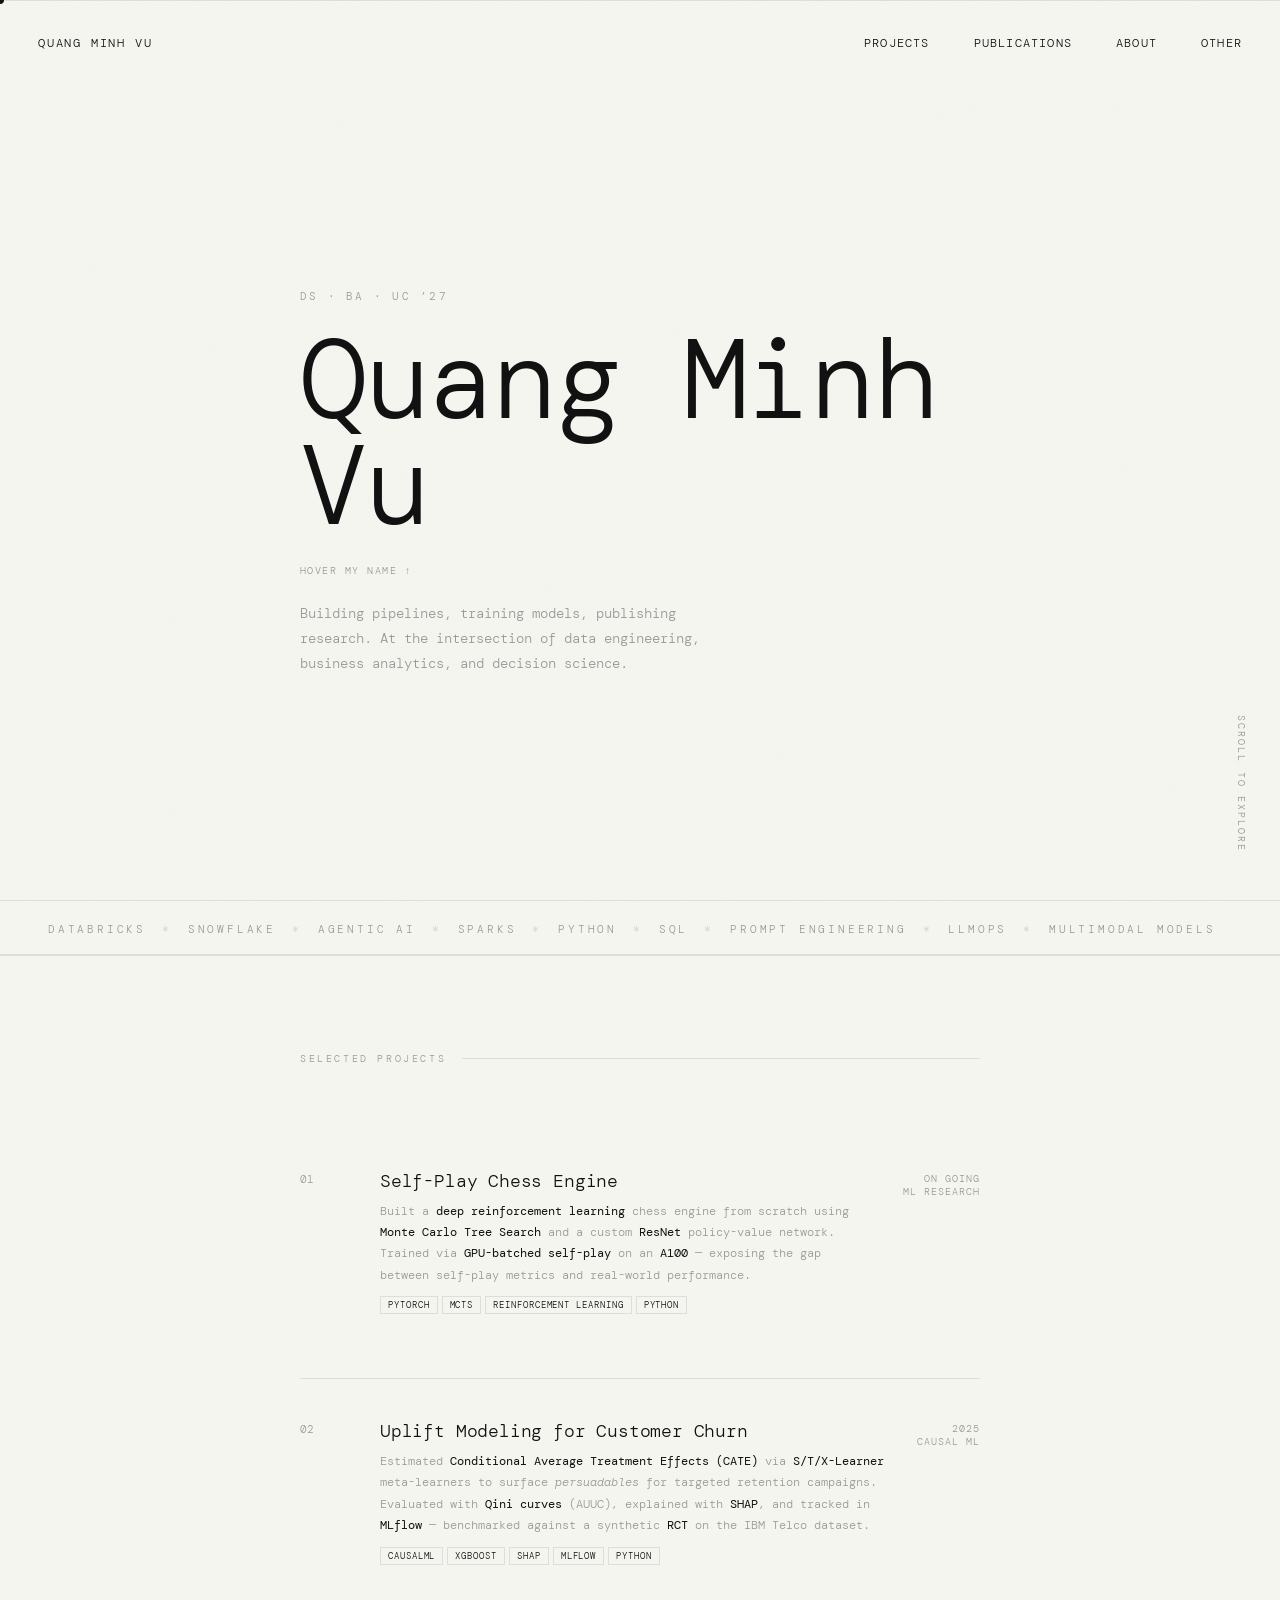
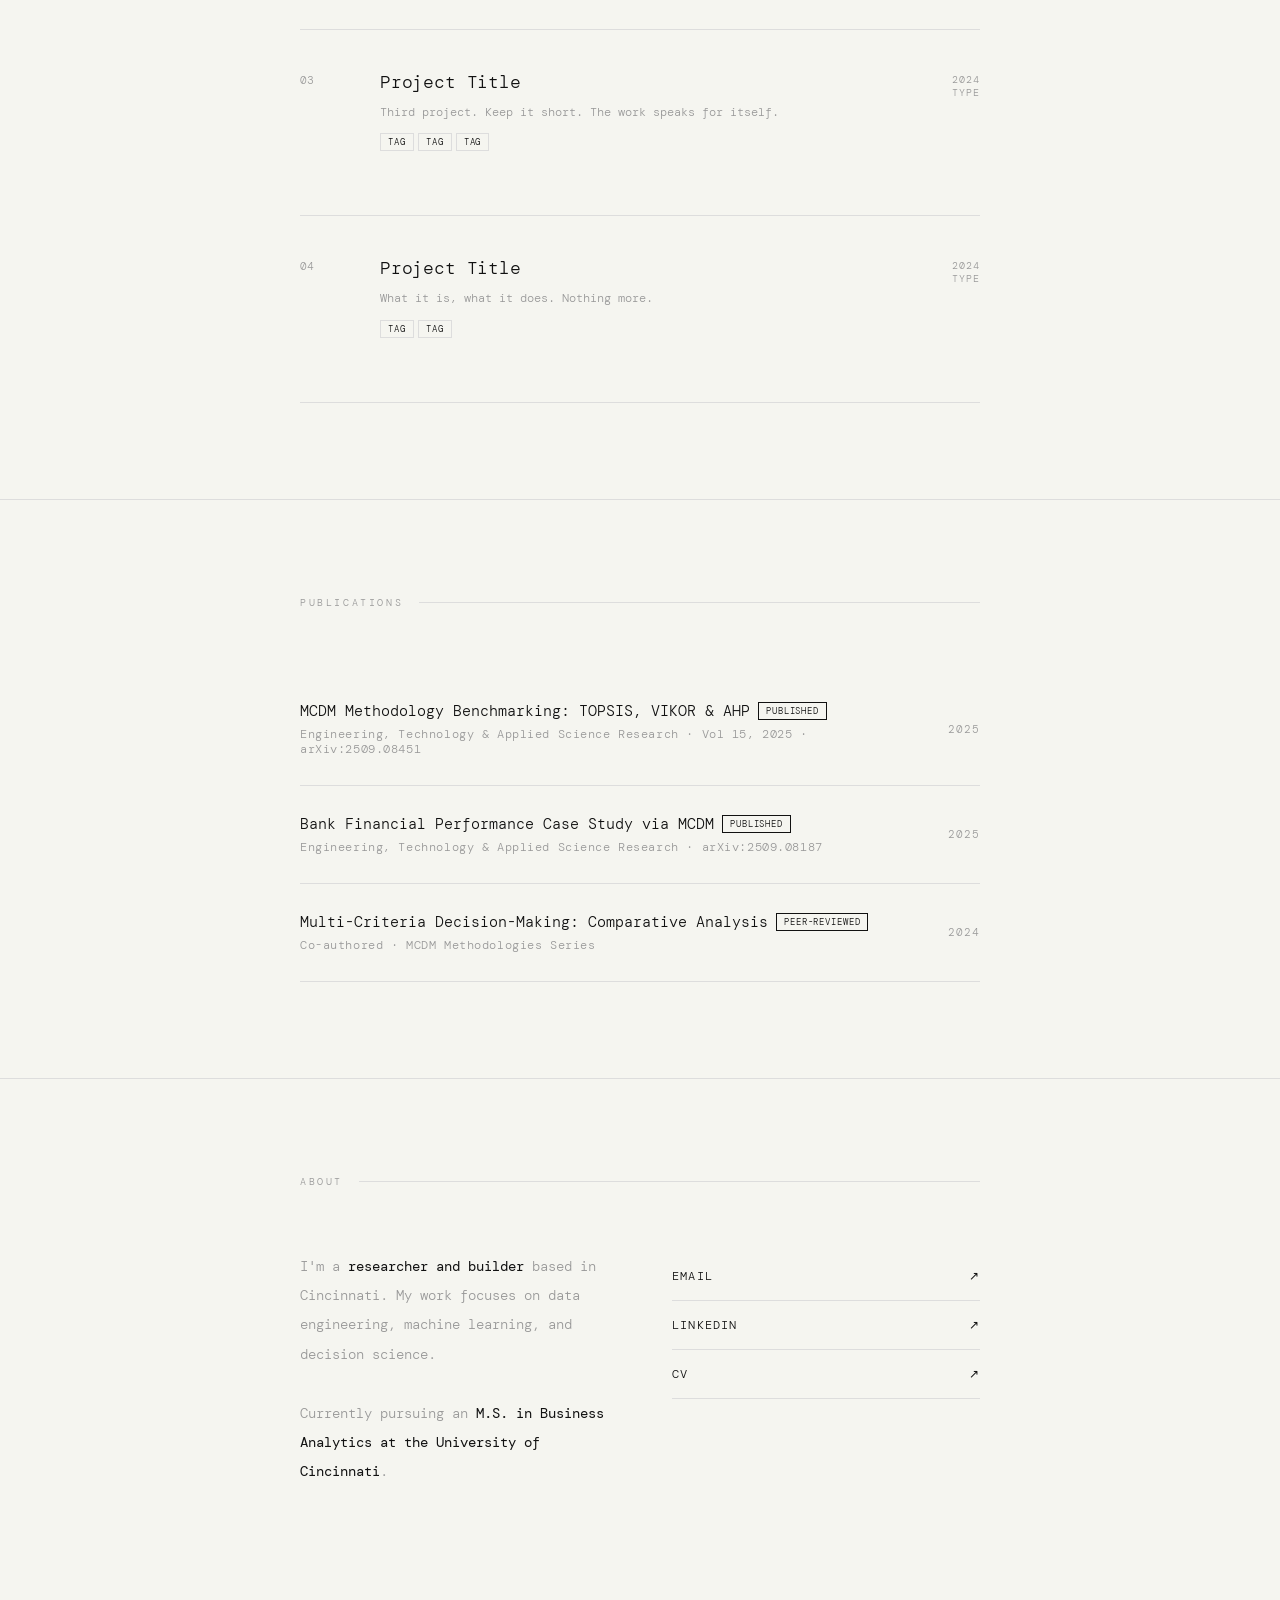
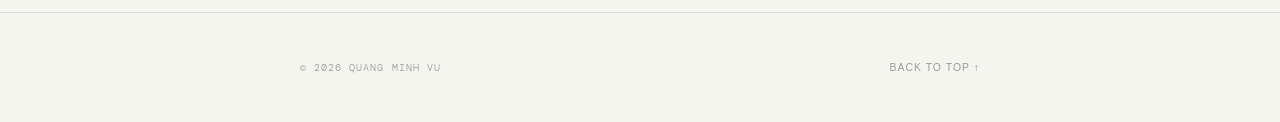
<file: index.html>
<!DOCTYPE html>
<html lang="en">
<head>
<meta charset="UTF-8">
<meta name="viewport" content="width=device-width, initial-scale=1.0">
<title>Quang Minh Vu</title>
<link href="https://fonts.googleapis.com/css2?family=DM+Mono:wght@300;400&display=swap" rel="stylesheet">
<link rel="stylesheet" href="style.css">
<link rel="icon" type="image/svg+xml" href="favicon.svg">
<link rel="apple-touch-icon" href="apple-touch-icon.png">
</head>
<body>

<div class="progress-line" id="progress"></div>
<div class="cursor" id="cursor"></div>
<div class="cursor-trail" id="trail"></div>

<nav>
  <span class="nav-name" id="navName"><span class="nav-name-full">Quang Minh Vu</span><span class="nav-name-short">QMV</span></span>
  <div class="nav-links">
    <a href="#projects">Projects</a>
    <a href="#publications">Publications</a>
    <a href="#about">About</a>
    <a href="other.html">Other</a>
  </div>
</nav>

<!-- HERO -->
<section class="hero" id="hero">
  <div class="hero-inner">
    <span class="hero-label">DS &middot; BA &middot; UC &rsquo;27</span>
    <h1 class="hero-title">
      <span class="name-block"><span class="name-first" id="nameFirst">Quang&nbsp;Minh</span></span>
      <span class="name-block"><span class="name-last" id="nameLast">Vu</span></span>
    </h1>
    <span class="name-hint" id="nameHint"></span>
    <p class="hero-desc">
      Building pipelines, training models, publishing research.
      At the intersection of data engineering, business analytics, and decision science.
    </p>
  </div>
  <span class="hero-counter">SCROLL TO EXPLORE</span>
</section>

<div class="ticker-wrap">
  <div class="ticker-inner">
    <span class="ticker-item">Databricks<span>*</span>SnowFlake<span>*</span>Agentic AI<span>*</span>Sparks<span>*</span>Python<span>*</span>SQL<span>*</span>Prompt Engineering<span>*</span>LLMOps<span>*</span>Multimodal Models</span>
    <span class="ticker-item">Databricks<span>*</span>SnowFlake<span>*</span>Agentic AI<span>*</span>Sparks<span>*</span>Python<span>*</span>SQL<span>*</span>Prompt Engineering<span>*</span>LLMOps<span>*</span>Multimodal Models</span>
  </div>
</div>

<!-- PROJECTS -->
<section id="projects">
  <div class="section-inner">
    <div class="section-label reveal">Selected Projects</div>
    <div class="project-list">

      <a href="https://github.com/vqMnh/chess-engine" class="project-item">
        <span class="project-num">01</span>
        <div>
          <div class="project-title">Self-Play Chess Engine</div>
          <div class="project-desc">Built a <strong>deep reinforcement learning</strong> chess engine from scratch using <strong>Monte Carlo Tree Search</strong> and a custom <strong>ResNet</strong> policy-value network. Trained via <strong>GPU-batched self-play</strong> on an <strong>A100</strong> — exposing the gap between self-play metrics and real-world performance.</div>
          <div><span class="project-tag">PyTorch</span><span class="project-tag">MCTS</span><span class="project-tag">Reinforcement Learning</span><span class="project-tag">Python</span></div>
          <span class="project-arrow">→</span>
        </div>
        <div class="project-meta">On Going<br>ML Research</div>
      </a>

      <a href="https://github.com/vqMnh/uplift-churn" class="project-item">
        <span class="project-num">02</span>
        <div>
          <div class="project-title">Uplift Modeling for Customer Churn</div>
          <div class="project-desc">Estimated <strong>Conditional Average Treatment Effects (CATE)</strong> via <strong>S/T/X-Learner</strong> meta-learners to surface <em>persuadables</em> for targeted retention campaigns. Evaluated with <strong>Qini curves</strong> (AUUC), explained with <strong>SHAP</strong>, and tracked in <strong>MLflow</strong> — benchmarked against a synthetic <strong>RCT</strong> on the IBM Telco dataset.</div>
          <div><span class="project-tag">CausalML</span><span class="project-tag">XGBoost</span><span class="project-tag">SHAP</span><span class="project-tag">MLflow</span><span class="project-tag">Python</span></div>
          <span class="project-arrow">→</span>
        </div>
        <div class="project-meta">2025<br>Causal ML</div>
      </a>

      <a href="#" class="project-item">
        <span class="project-num">03</span>
        <div>
          <div class="project-title">Project Title</div>
          <div class="project-desc">Third project. Keep it short. The work speaks for itself.</div>
          <div><span class="project-tag">Tag</span><span class="project-tag">Tag</span><span class="project-tag">Tag</span></div>
          <span class="project-arrow">→</span>
        </div>
        <div class="project-meta">2024<br>Type</div>
      </a>

      <a href="#" class="project-item">
        <span class="project-num">04</span>
        <div>
          <div class="project-title">Project Title</div>
          <div class="project-desc">What it is, what it does. Nothing more.</div>
          <div><span class="project-tag">Tag</span><span class="project-tag">Tag</span></div>
          <span class="project-arrow">→</span>
        </div>
        <div class="project-meta">2024<br>Type</div>
      </a>

    </div>
  </div>
</section>

<!-- PUBLICATIONS -->
<section id="publications">
  <div class="section-inner">
    <div class="section-label reveal">Publications</div>
    <div class="pub-list">

      <a href="https://arxiv.org/abs/2509.08451" target="_blank" class="pub-item">
        <div>
          <div class="pub-title">MCDM Methodology Benchmarking: TOPSIS, VIKOR &amp; AHP<span class="pub-badge">Published</span></div>
          <div class="pub-venue">Engineering, Technology &amp; Applied Science Research &middot; Vol 15, 2025 &middot; arXiv:2509.08451</div>
        </div>
        <div class="pub-year">2025</div>
      </a>

      <a href="https://arxiv.org/abs/2509.08187" target="_blank" class="pub-item">
        <div>
          <div class="pub-title">Bank Financial Performance Case Study via MCDM<span class="pub-badge">Published</span></div>
          <div class="pub-venue">Engineering, Technology &amp; Applied Science Research &middot; arXiv:2509.08187</div>
        </div>
        <div class="pub-year">2025</div>
      </a>

      <a href="#" class="pub-item">
        <div>
          <div class="pub-title">Multi-Criteria Decision-Making: Comparative Analysis<span class="pub-badge">Peer-reviewed</span></div>
          <div class="pub-venue">Co-authored &middot; MCDM Methodologies Series</div>
        </div>
        <div class="pub-year">2024</div>
      </a>

    </div>
  </div>
</section>

<!-- ABOUT -->
<section id="about">
  <div class="section-inner">
    <div class="section-label reveal">About</div>
    <div class="about-grid reveal">
      <p class="about-text">
        I'm a <strong>researcher and builder</strong> based in Cincinnati.
        My work focuses on data engineering, machine learning, and decision science.<br><br>
        Currently pursuing an <strong>M.S. in Business Analytics at the University of Cincinnati</strong>.<br><br>
      </p>
      <div class="about-links">
        <a href="#" class="about-link magnetic"><span>Email</span><span>↗</span></a>
        <a href="#" class="about-link magnetic"><span>LinkedIn</span><span>↗</span></a>
        <a href="#" class="about-link magnetic"><span>CV</span><span>↗</span></a>
      </div>
    </div>
  </div>
</section>

<footer>
  <div class="footer-inner">
    <span class="footer-copy">&copy; 2026 Quang Minh Vu</span>
    <button class="footer-scroll" onclick="window.scrollTo({top:0,behavior:'smooth'})">Back to top ↑</button>
  </div>
</footer>

<script src="main.js"></script>
</body>
</html>
</file>
<file: style.css>
*, *::before, *::after { margin: 0; padding: 0; box-sizing: border-box; }
:root { --bg: #f5f5f0; --text: #111; --muted: #999; --line: #ddd; --px: 2rem; }
html { font-size: 16px; }
body { background: var(--bg); color: var(--text); font-family: 'DM Mono', monospace; font-weight: 300; overflow-x: hidden; cursor: none; }

/* CURSOR */
.cursor { position: fixed; width: 8px; height: 8px; background: var(--text); border-radius: 50%; pointer-events: none; z-index: 9999; transform: translate(-50%, -50%); transition: width 0.3s, height 0.3s, background 0.3s; }
.cursor.hover { width: 40px; height: 40px; background: transparent; border: 1px solid var(--text); }
.cursor-trail { position: fixed; width: 4px; height: 4px; background: var(--muted); border-radius: 50%; pointer-events: none; z-index: 9998; transform: translate(-50%, -50%); transition: left 0.15s ease, top 0.15s ease; }

/* NOISE */
body::before { content: ''; position: fixed; inset: 0; background-image: url("data:image/svg+xml,%3Csvg viewBox='0 0 256 256' xmlns='http://www.w3.org/2000/svg'%3E%3Cfilter id='noise'%3E%3CfeTurbulence type='fractalNoise' baseFrequency='0.9' numOctaves='4' stitchTiles='stitch'/%3E%3C/filter%3E%3Crect width='100%25' height='100%25' filter='url(%23noise)' opacity='0.03'/%3E%3C/svg%3E"); pointer-events: none; z-index: 1000; opacity: 0.4; }

/* PROGRESS */
.progress-line { position: fixed; top: 0; left: 0; height: 1px; background: var(--text); width: 0%; z-index: 200; }

/* NAV */
nav { position: fixed; top: 0; left: 0; right: 0; z-index: 100; padding: 2rem var(--px); display: flex; justify-content: space-between; align-items: center; animation: nav-enter 1.2s cubic-bezier(0.16,1,0.3,1) forwards; opacity: 0; }
@keyframes nav-enter { from { opacity: 0; transform: translateY(-20px); } to { opacity: 1; transform: translateY(0); } }
.nav-name { font-size: 0.75rem; letter-spacing: 0.15em; text-transform: uppercase; background: var(--bg); padding: 3px 6px; }
.nav-name-short { display: none; }
.nav-links { display: flex; gap: 2rem; }
.nav-links a { font-size: 0.75rem; letter-spacing: 0.1em; text-transform: uppercase; text-decoration: none; color: var(--text); position: relative; background: var(--bg); padding: 3px 6px; }
.nav-links a::after { content: ''; position: absolute; bottom: -2px; left: 0; width: 0; height: 1px; background: var(--text); transition: width 0.4s cubic-bezier(0.16,1,0.3,1); }
.nav-links a:hover::after { width: 100%; }

/* HERO */
.hero { min-height: 100vh; display: flex; align-items: center; padding: 8rem var(--px) 4rem; position: relative; overflow: hidden; }
.hero-inner { max-width: 680px; margin: 0 auto; width: 100%; }
.hero-label { font-size: 0.7rem; letter-spacing: 0.2em; text-transform: uppercase; color: var(--muted); display: block; margin-bottom: 1.5rem; opacity: 0; animation: fade-up 0.8s 0.3s cubic-bezier(0.16,1,0.3,1) forwards; }

.hero-title { font-size: clamp(3rem, 10vw, 7rem); font-weight: 300; line-height: 0.95; letter-spacing: -0.03em; margin-bottom: 1.5rem; }
.name-block { display: block; overflow: hidden; padding-bottom: 0.15em; margin-bottom: -0.15em; }
.name-first { opacity: 0; transform: translateY(110%); animation: word-in 1s 0.5s cubic-bezier(0.16,1,0.3,1) forwards; display: inline-block; cursor: default; }
.name-last { opacity: 0; transform: translateY(110%); animation: word-in 1s 0.75s cubic-bezier(0.16,1,0.3,1) forwards; display: inline-block; cursor: default; }

@keyframes word-in { to { opacity: 1; transform: translateY(0); } }
@keyframes fade-up { from { opacity: 0; transform: translateY(12px); } to { opacity: 1; transform: translateY(0); } }

.name-hint { font-size: 0.62rem; letter-spacing: 0.15em; text-transform: uppercase; color: var(--muted); margin-bottom: 1.5rem; display: block; opacity: 0; animation: fade-up 0.8s 1.4s cubic-bezier(0.16,1,0.3,1) forwards; transition: opacity 0.5s; }
.name-hint.gone { opacity: 0 !important; pointer-events: none; }

.hero-desc { font-size: 0.875rem; line-height: 1.8; color: var(--muted); max-width: 420px; opacity: 0; animation: fade-up 0.8s 1.2s cubic-bezier(0.16,1,0.3,1) forwards; }
.hero-counter { position: absolute; right: 2rem; bottom: 3rem; font-size: 0.65rem; letter-spacing: 0.2em; color: var(--muted); writing-mode: vertical-rl; animation: fade-up 1s 1.6s cubic-bezier(0.16,1,0.3,1) forwards; opacity: 0; }

/* TICKER */
.ticker-wrap { overflow: hidden; border-top: 1px solid var(--line); border-bottom: 1px solid var(--line); padding: 1rem 0; white-space: nowrap; }
.ticker-inner { display: inline-flex; animation: ticker 22s linear infinite; }
.ticker-item { font-size: 0.7rem; letter-spacing: 0.25em; text-transform: uppercase; color: var(--muted); padding: 0 3rem; flex-shrink: 0; }
.ticker-item span { margin: 0 1rem; opacity: 0.4; }
@keyframes ticker { from { transform: translateX(0); } to { transform: translateX(-50%); } }

/* SECTIONS */
section { padding: 6rem var(--px); border-top: 1px solid var(--line); }
.section-inner { max-width: 680px; margin: 0 auto; }
.section-label { font-size: 0.65rem; letter-spacing: 0.25em; text-transform: uppercase; color: var(--muted); margin-bottom: 4rem; display: flex; align-items: center; gap: 1rem; }
.section-label::after { content: ''; flex: 1; height: 1px; background: var(--line); }

/* REVEAL */
.reveal { opacity: 0; transform: translateY(32px); transition: opacity 0.9s cubic-bezier(0.16,1,0.3,1), transform 0.9s cubic-bezier(0.16,1,0.3,1); }
.reveal.visible { opacity: 1; transform: translateY(0); }
.magnetic { display: inline-block; transition: transform 0.3s cubic-bezier(0.16,1,0.3,1); }

/* PROJECTS */
.project-list { display: flex; flex-direction: column; }
.project-item { display: grid; grid-template-columns: 3rem 1fr auto; gap: 2rem; align-items: start; padding: 2.5rem 0; border-bottom: 1px solid var(--line); text-decoration: none; color: inherit; position: relative; opacity: 0; transform: translateY(20px); }
.project-item.visible { opacity: 1; transform: translateY(0); transition: opacity 0.7s cubic-bezier(0.16,1,0.3,1), transform 0.7s cubic-bezier(0.16,1,0.3,1); }
.project-item::before { content: ''; position: absolute; inset: 0 -1rem; background: var(--text); transform: scaleX(0); transform-origin: left; transition: transform 0.6s cubic-bezier(0.16,1,0.3,1); z-index: -1; }
.project-item:hover::before { transform: scaleX(1); }
.project-item:hover { color: var(--bg); }
.project-item:hover .project-meta, .project-item:hover .project-desc, .project-item:hover .project-num { color: rgba(245,245,240,0.5); }
.project-item:hover .project-desc strong { color: rgba(245,245,240,0.9); }
.project-num { font-size: 0.7rem; color: var(--muted); padding-top: 0.2rem; transition: color 0.3s; }
.project-title { font-size: 1.15rem; font-weight: 300; letter-spacing: -0.01em; margin-bottom: 0.5rem; transition: letter-spacing 0.4s cubic-bezier(0.16,1,0.3,1); }
.project-item:hover .project-title { letter-spacing: 0.04em; }
.project-desc { font-size: 0.78rem; color: var(--muted); line-height: 1.7; transition: color 0.3s; }
.project-desc strong { font-weight: 400; color: var(--text); }
.project-tag { display: inline-block; font-size: 0.58rem; letter-spacing: 0.1em; text-transform: uppercase; border: 1px solid var(--line); padding: 2px 7px; margin-top: 0.65rem; margin-right: 4px; transition: border-color 0.3s, color 0.3s; }
.project-item:hover .project-tag { border-color: rgba(245,245,240,0.3); color: rgba(245,245,240,0.6); }
.project-meta { font-size: 0.65rem; letter-spacing: 0.1em; text-transform: uppercase; color: var(--muted); text-align: right; padding-top: 0.2rem; transition: color 0.3s; white-space: nowrap; }
.project-arrow { display: block; font-size: 0.75rem; margin-top: 0.5rem; transform: translateX(-8px); opacity: 0; transition: transform 0.4s cubic-bezier(0.16,1,0.3,1), opacity 0.3s; }
.project-item:hover .project-arrow { transform: translateX(0); opacity: 1; }

/* PUBLICATIONS */
.pub-list { display: flex; flex-direction: column; }
.pub-item { display: grid; grid-template-columns: 1fr auto; gap: 2rem; align-items: center; padding: 1.75rem 0; border-bottom: 1px solid var(--line); text-decoration: none; color: inherit; position: relative; overflow: hidden; opacity: 0; transform: translateY(16px); }
.pub-item.visible { opacity: 1; transform: translateY(0); transition: opacity 0.6s cubic-bezier(0.16,1,0.3,1), transform 0.6s cubic-bezier(0.16,1,0.3,1); }
.pub-item::after { content: ''; position: absolute; bottom: 0; left: 0; width: 100%; height: 1px; background: var(--text); transform: scaleX(0); transform-origin: left; transition: transform 0.5s cubic-bezier(0.16,1,0.3,1); }
.pub-item:hover::after { transform: scaleX(1); }
.pub-title { font-size: 0.92rem; font-weight: 300; margin-bottom: 0.35rem; transition: letter-spacing 0.4s cubic-bezier(0.16,1,0.3,1); }
.pub-item:hover .pub-title { letter-spacing: 0.02em; }
.pub-venue { font-size: 0.72rem; color: var(--muted); letter-spacing: 0.05em; }
.pub-badge { display: inline-block; font-size: 0.55rem; letter-spacing: 0.1em; text-transform: uppercase; border: 1px solid var(--text); padding: 2px 7px; margin-left: 0.5rem; vertical-align: middle; position: relative; top: -1px; }
.pub-year { font-size: 0.7rem; color: var(--muted); letter-spacing: 0.1em; white-space: nowrap; }

/* ABOUT */
.about-grid { display: grid; grid-template-columns: 1fr 1fr; gap: 4rem; align-items: start; }
.about-text { font-size: 0.875rem; line-height: 2.1; color: var(--muted); max-width: 480px; }
.about-text strong { font-weight: 400; color: var(--text); }
.about-links { display: flex; flex-direction: column; }
.about-link { font-size: 0.75rem; letter-spacing: 0.1em; text-transform: uppercase; text-decoration: none; color: var(--text); padding: 1rem 0; border-bottom: 1px solid var(--line); display: flex; justify-content: space-between; align-items: center; transition: padding-left 0.4s cubic-bezier(0.16,1,0.3,1); }
.about-link:hover { padding-left: 0.5rem; }

/* FOOTER */
footer { padding: 3rem var(--px); border-top: 1px solid var(--line); }
.footer-inner { max-width: 680px; margin: 0 auto; display: flex; justify-content: space-between; align-items: center; }
.footer-copy { font-size: 0.65rem; color: var(--muted); letter-spacing: 0.1em; text-transform: uppercase; }
.footer-scroll { font-size: 0.65rem; letter-spacing: 0.1em; text-transform: uppercase; color: var(--muted); background: none; border: none; cursor: none; transition: color 0.3s; }
.footer-scroll:hover { color: var(--text); }

@media (max-width: 768px) {
  :root { --px: 1.5rem; }

  body { cursor: auto; }
  .cursor, .cursor-trail { display: none; }
  .footer-scroll { cursor: pointer; }

  nav { padding: 1.25rem var(--px); }
  .nav-name-full { display: none; }
  .nav-name-short { display: inline; }
  .nav-links { gap: 1.2rem; }

  .hero { padding: 6rem var(--px) 3rem; }
  .hero-counter { display: none; }

  section { padding: 4rem var(--px); }
  .section-label { margin-bottom: 2.5rem; }

  .project-item { grid-template-columns: 2rem 1fr; gap: 1rem; padding: 1.75rem 0; }
  .project-meta { display: none; }

  .pub-item { grid-template-columns: 1fr; gap: 0.25rem; }
  .pub-year { display: none; }
  .pub-title { font-size: 0.85rem; }
  .pub-venue { font-size: 0.68rem; }

  .about-grid { grid-template-columns: 1fr; gap: 2.5rem; }

  footer { padding: 2rem var(--px); }

  .about-links { flex-direction: row; gap: 0; border: 1px solid var(--line); }
  .about-link { flex: 1; padding: 1.25rem 0.5rem; border-bottom: none; border-right: 1px solid var(--line); flex-direction: column; gap: 0.4rem; text-align: center; font-size: 0.65rem; justify-content: center; }
  .about-link:first-child { border-left: none; }
  .about-link:last-child { border-right: none; }
}

@media (max-width: 480px) {
  :root { --px: 1.25rem; }

  nav { padding: 1rem var(--px); }
  .nav-name { font-size: 0.65rem; }
  .nav-links { gap: 0.85rem; }
  .nav-links a { font-size: 0.65rem; }

  .hero { padding: 5.5rem var(--px) 3rem; }
  section { padding: 3rem var(--px); }
}
</file>
